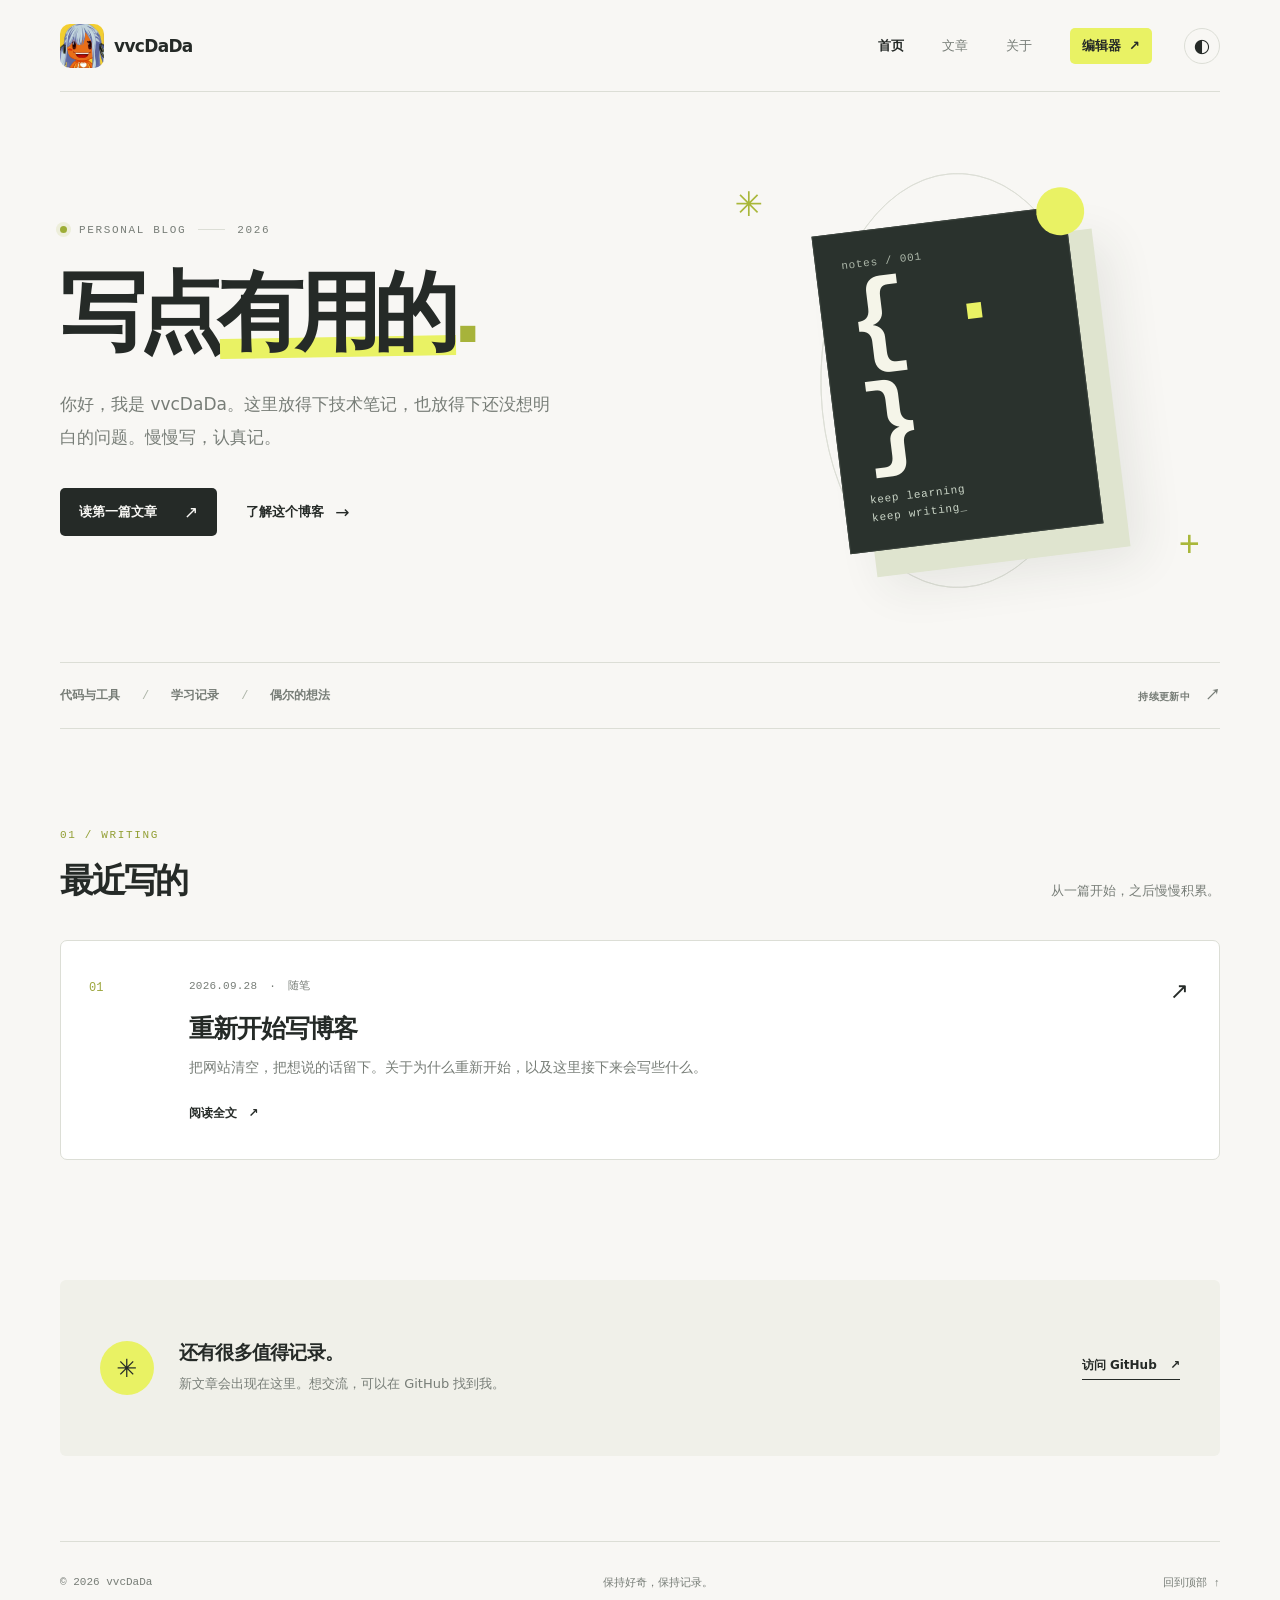
<file: index.html>
<!doctype html>
<html lang="zh-CN">
<head>
  <meta charset="utf-8">
  <meta name="viewport" content="width=device-width, initial-scale=1">
  <meta name="theme-color" content="#f8f7f4">
  <meta name="description" content="vvcDaDa 的个人技术博客：记录编程、工具与不断学习的过程。">
  <meta property="og:type" content="website">
  <meta property="og:title" content="vvcDaDa · 写点有用的">
  <meta property="og:description" content="记录编程、工具与不断学习的过程。">
  <meta property="og:url" content="https://vvcdada.github.io/">
  <title>vvcDaDa · 写点有用的</title>
  <link rel="icon" href="/favicon.svg" type="image/svg+xml">
  <link rel="stylesheet" href="/styles.css">
  <script src="/script.js" defer></script>
</head>
<body>
  <a class="skip-link" href="#main">跳到正文</a>
  <div class="page-shell">
    <header class="site-header">
      <a class="brand" href="/" aria-label="vvcDaDa，返回首页"><img class="brand-mark" src="/logo.jpg" alt="" width="44" height="44"><span>vvcDaDa</span></a>
      <nav class="site-nav" aria-label="主导航">
        <a class="is-current" href="/" aria-current="page">首页</a>
        <a href="#writing">文章</a>
        <a href="/about.html">关于</a>
        <a class="editor-entry" href="/editor.html" aria-label="打开博客编辑器">编辑器 <span aria-hidden="true">↗</span></a>
      </nav>
      <button class="theme-toggle" type="button" aria-label="切换深色模式" title="切换深色模式"><span aria-hidden="true">◐</span></button>
    </header>

    <main id="main">
      <section class="hero" aria-labelledby="hero-title">
        <div class="hero-copy">
          <p class="eyebrow"><span class="status-dot"></span> PERSONAL BLOG <span class="eyebrow-line"></span> 2026</p>
          <h1 id="hero-title">写点<span class="accent-word">有用的</span><span class="hero-period">.</span></h1>
          <p class="hero-description">你好，我是 vvcDaDa。这里放得下技术笔记，也放得下还没想明白的问题。慢慢写，认真记。</p>
          <div class="hero-actions"><a class="primary-link" href="#writing">读第一篇文章 <span aria-hidden="true">↗</span></a><a class="text-link" href="/about.html">了解这个博客 <span aria-hidden="true">→</span></a></div>
        </div>
        <div class="hero-art" aria-hidden="true"><div class="art-orbit orbit-one"></div><div class="art-orbit orbit-two"></div><div class="art-card"><span class="art-card-top">notes / 001</span><span class="art-symbol">{ <i>·</i> }</span><span class="art-card-bottom">keep learning<br>keep writing_</span></div><span class="art-cross cross-one">✳</span><span class="art-cross cross-two">+</span></div>
      </section>

      <section class="intro-strip" aria-label="博客主题"><span>代码与工具</span><span class="strip-separator">/</span><span>学习记录</span><span class="strip-separator">/</span><span>偶尔的想法</span><span class="strip-end">持续更新中 <span aria-hidden="true">↗</span></span></section>

      <section class="writing-section" id="writing" aria-labelledby="writing-title">
        <div class="section-heading"><div><p class="section-kicker">01 / WRITING</p><h2 id="writing-title">最近写的</h2></div><p>从一篇开始，之后慢慢积累。</p></div>
        <a class="post-card" href="/posts/start.html"><div class="post-number">01</div><div class="post-main"><div class="post-meta"><time datetime="2026-09-28">2026.09.28</time><span>·</span><span>随笔</span></div><h3>重新开始写博客</h3><p>把网站清空，把想说的话留下。关于为什么重新开始，以及这里接下来会写些什么。</p><span class="post-read">阅读全文 <span aria-hidden="true">↗</span></span></div><span class="post-arrow" aria-hidden="true">↗</span></a>
      </section>

      <section class="note-section" aria-label="联系与更新"><div class="note-icon" aria-hidden="true">✳</div><div><h2>还有很多值得记录。</h2><p>新文章会出现在这里。想交流，可以在 GitHub 找到我。</p></div><a href="https://github.com/vvcDaDa" target="_blank" rel="noopener noreferrer">访问 GitHub <span aria-hidden="true">↗</span></a></section>
    </main>

    <footer class="site-footer"><span>© 2026 vvcDaDa</span><span>保持好奇，保持记录。</span><a href="#main">回到顶部 ↑</a></footer>
  </div>
</body>
</html>
</file>
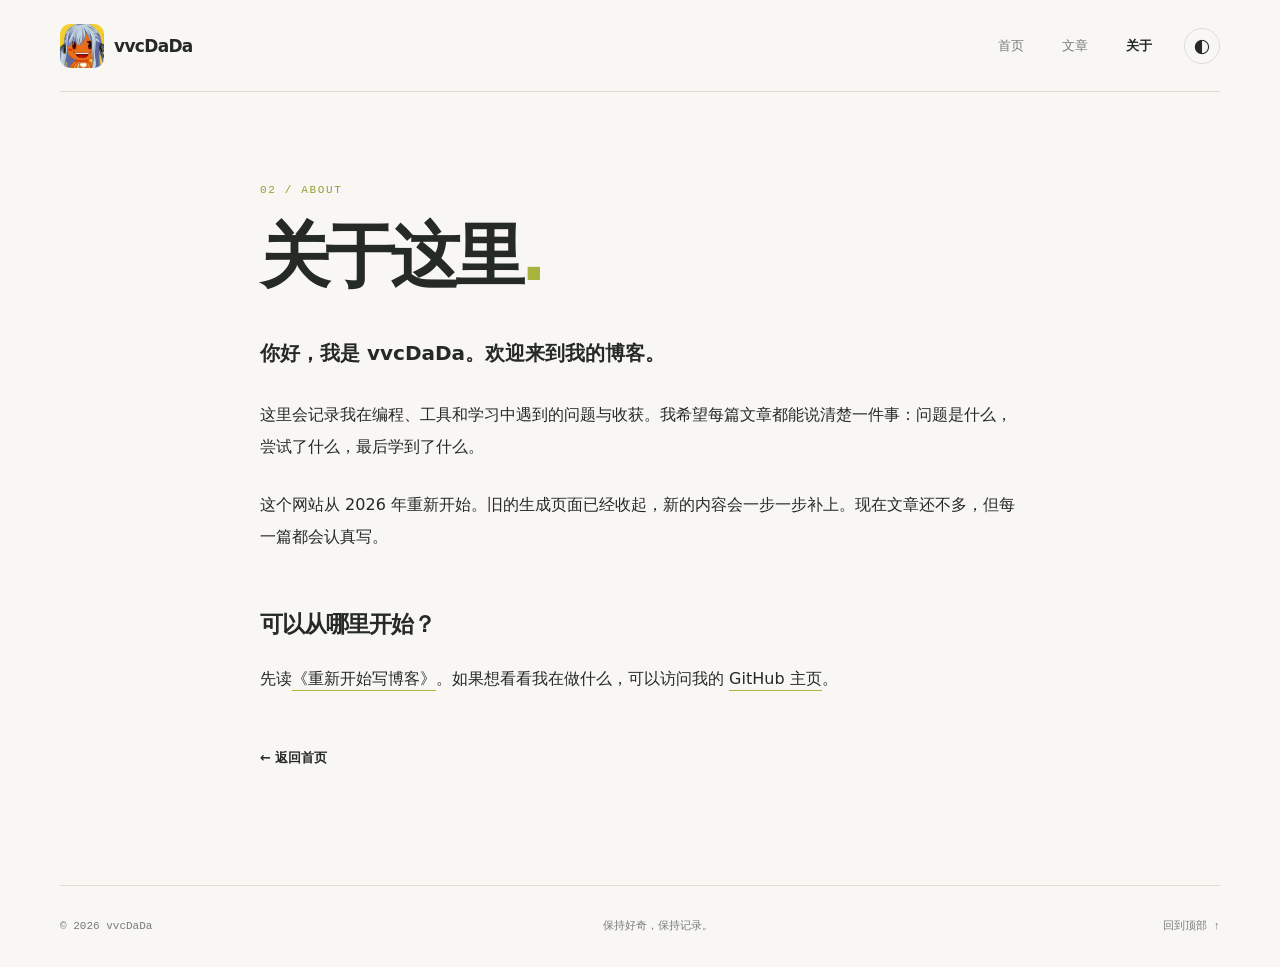
<file: about.html>
<!doctype html>
<html lang="zh-CN">
<head>
  <meta charset="utf-8">
  <meta name="viewport" content="width=device-width, initial-scale=1">
  <meta name="theme-color" content="#f8f7f4">
  <meta name="description" content="关于 vvcDaDa 的博客。">
  <title>关于 · vvcDaDa</title>
  <link rel="icon" href="/favicon.svg" type="image/svg+xml">
  <link rel="stylesheet" href="/styles.css">
  <script src="/script.js" defer></script>
</head>
<body>
  <a class="skip-link" href="#main">跳到正文</a>
  <div class="page-shell">
    <header class="site-header"><a class="brand" href="/" aria-label="vvcDaDa，返回首页"><img class="brand-mark" src="/logo.jpg" alt="" width="44" height="44"><span>vvcDaDa</span></a><nav class="site-nav" aria-label="主导航"><a href="/">首页</a><a href="/#writing">文章</a><a class="is-current" href="/about.html" aria-current="page">关于</a></nav><button class="theme-toggle" type="button" aria-label="切换深色模式" title="切换深色模式"><span aria-hidden="true">◐</span></button></header>
    <main id="main" class="inner-main"><p class="section-kicker">02 / ABOUT</p><h1 class="inner-title">关于这里<span class="hero-period">.</span></h1><div class="prose"><p class="lead">你好，我是 vvcDaDa。欢迎来到我的博客。</p><p>这里会记录我在编程、工具和学习中遇到的问题与收获。我希望每篇文章都能说清楚一件事：问题是什么，尝试了什么，最后学到了什么。</p><p>这个网站从 2026 年重新开始。旧的生成页面已经收起，新的内容会一步一步补上。现在文章还不多，但每一篇都会认真写。</p><h2>可以从哪里开始？</h2><p>先读<a href="/posts/start.html">《重新开始写博客》</a>。如果想看看我在做什么，可以访问我的 <a href="https://github.com/vvcDaDa" target="_blank" rel="noopener noreferrer">GitHub 主页</a>。</p></div><a class="back-link" href="/">← 返回首页</a></main>
    <footer class="site-footer"><span>© 2026 vvcDaDa</span><span>保持好奇，保持记录。</span><a href="#main">回到顶部 ↑</a></footer>
  </div>
</body>
</html>
</file>
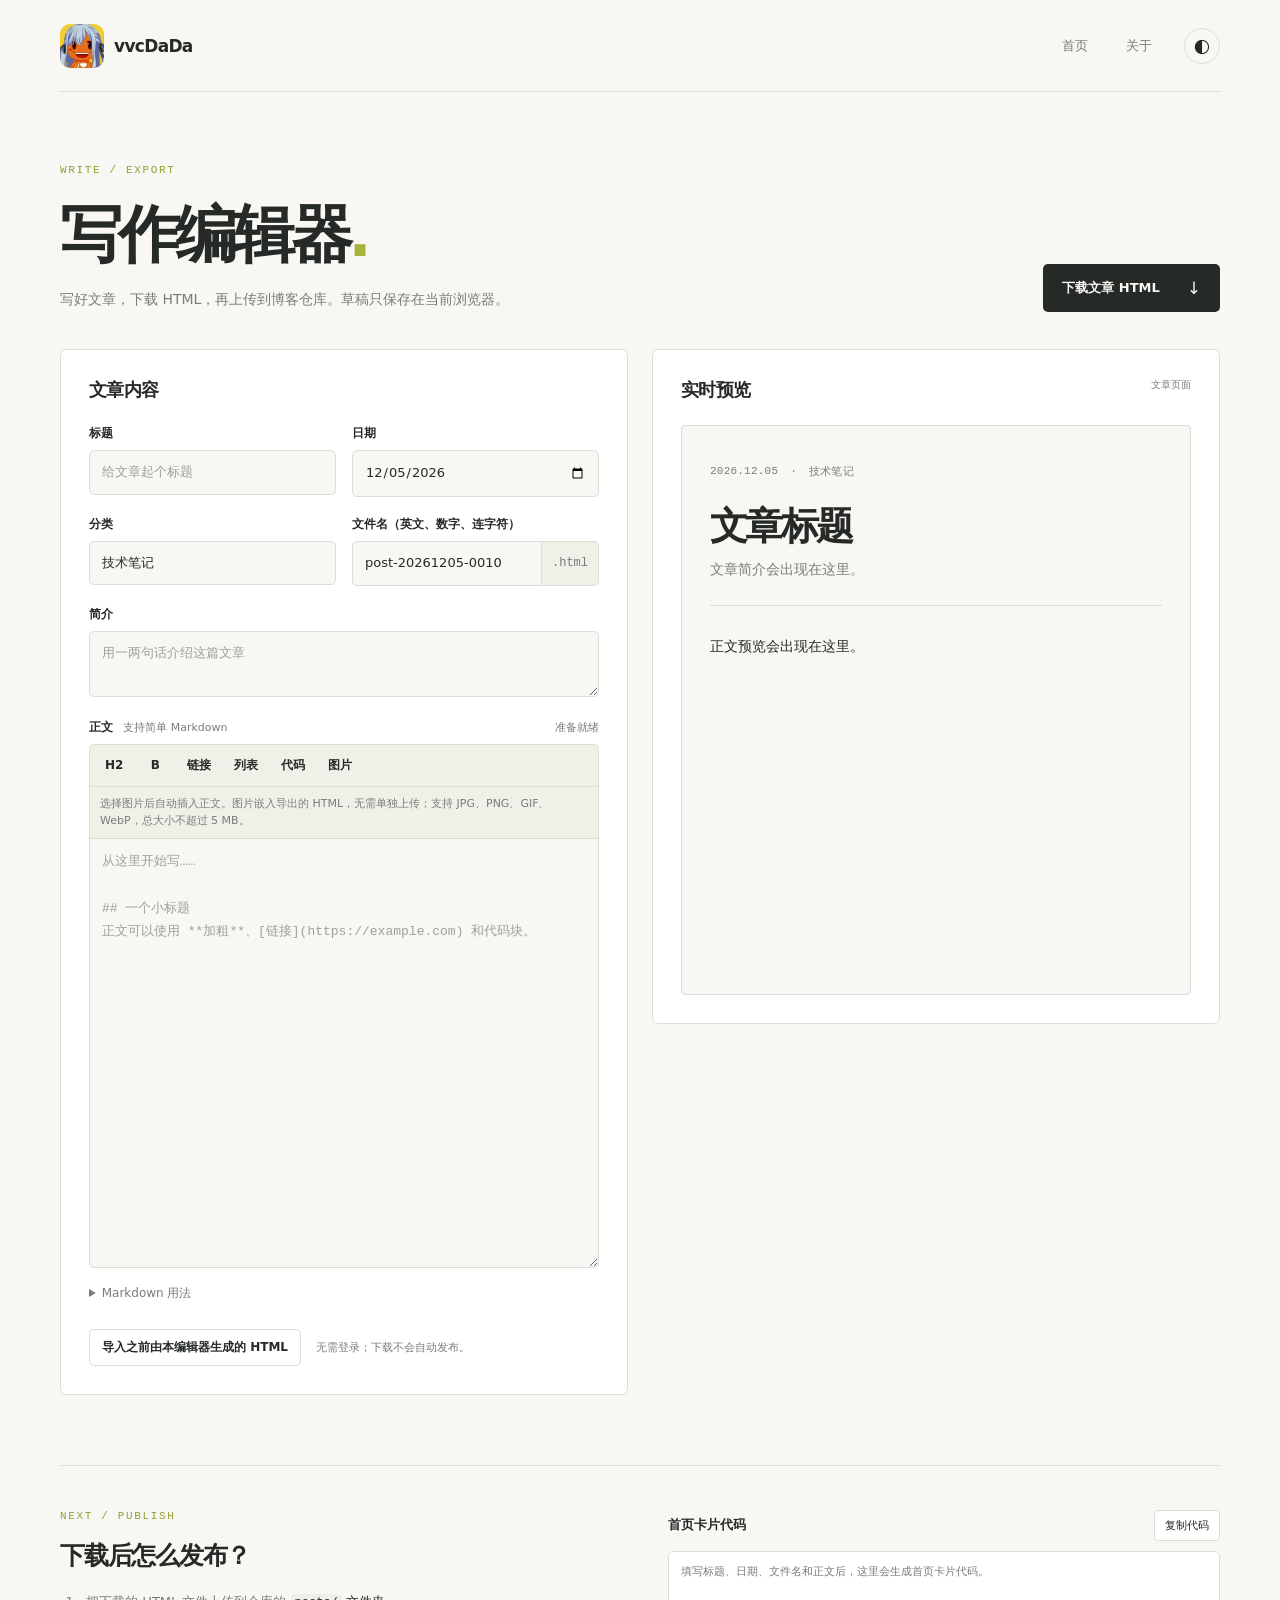
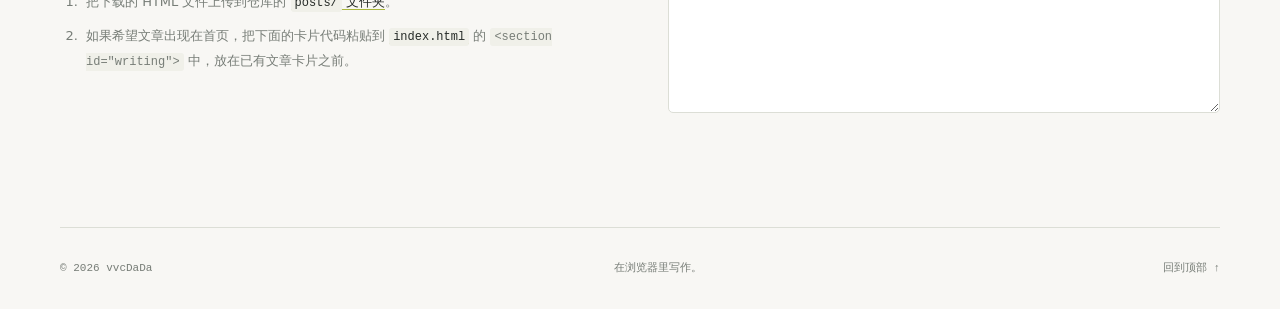
<file: editor.html>
<!doctype html>
<html lang="zh-CN">
<head>
  <meta charset="utf-8">
  <meta name="viewport" content="width=device-width, initial-scale=1">
  <meta name="theme-color" content="#f8f7f4">
  <meta name="robots" content="noindex,nofollow">
  <title>写作编辑器 · vvcDaDa</title>
  <link rel="icon" href="/favicon.svg" type="image/svg+xml">
  <link rel="stylesheet" href="/styles.css">
  <link rel="stylesheet" href="/editor.css">
  <script src="/script.js" defer></script>
  <script src="/editor-core.js" defer></script>
  <script src="/editor.js" defer></script>
</head>
<body>
  <a class="skip-link" href="#main">跳到编辑器</a>
  <div class="page-shell">
    <header class="site-header"><a class="brand" href="/" aria-label="vvcDaDa，返回首页"><img class="brand-mark" src="/logo.jpg" alt="" width="44" height="44"><span>vvcDaDa</span></a><nav class="site-nav" aria-label="主导航"><a href="/">首页</a><a href="/about.html">关于</a></nav><button class="theme-toggle" type="button" aria-label="切换深色模式" title="切换深色模式"><span aria-hidden="true">◐</span></button></header>
    <main id="main" class="editor-main">
      <div class="editor-heading"><div><p class="section-kicker">WRITE / EXPORT</p><h1>写作编辑器<span class="hero-period">.</span></h1><p>写好文章，下载 HTML，再上传到博客仓库。草稿只保存在当前浏览器。</p></div><button id="download" class="primary-link" type="button">下载文章 HTML <span aria-hidden="true">↓</span></button></div>
      <div class="editor-layout">
        <section class="editor-panel" aria-labelledby="edit-title"><h2 id="edit-title">文章内容</h2><div class="fields-grid"><label>标题<input id="title" type="text" maxlength="100" placeholder="给文章起个标题" autocomplete="off"></label><label>日期<input id="date" type="date"></label><label>分类<input id="category" type="text" maxlength="30" placeholder="例如：技术笔记"></label><label>文件名（英文、数字、连字符）<span class="filename-field"><input id="slug" type="text" pattern="[a-z0-9-]+" placeholder="my-first-post" spellcheck="false"><span>.html</span></span></label></div><label class="summary-label">简介<textarea id="summary" rows="2" maxlength="220" placeholder="用一两句话介绍这篇文章"></textarea></label><div class="body-label"><label for="markdown">正文 <span>支持简单 Markdown</span></label><span id="save-status" role="status">准备就绪</span></div><div class="markdown-toolbar" aria-label="Markdown 快捷输入"><button type="button" data-insert="heading" title="二级标题">H2</button><button type="button" data-insert="bold" title="加粗">B</button><button type="button" data-insert="link" title="链接">链接</button><button type="button" data-insert="list" title="无序列表">列表</button><button type="button" data-insert="code" title="代码块">代码</button><button id="insert-image" type="button" title="选择本地图片">图片</button><input id="image-file" type="file" accept="image/png,image/jpeg,image/gif,image/webp" multiple aria-label="选择要插入的图片"></div><p class="image-help">选择图片后自动插入正文。图片嵌入导出的 HTML，无需单独上传；支持 JPG、PNG、GIF、WebP，总大小不超过 5 MB。</p><textarea id="markdown" class="markdown-input" spellcheck="true" placeholder="从这里开始写……&#10;&#10;## 一个小标题&#10;正文可以使用 **加粗**、[链接](https://example.com) 和代码块。"></textarea><details class="syntax-help"><summary>Markdown 用法</summary><p><code>## 标题</code> · <code>**加粗**</code> · <code>*斜体*</code> · <code>- 列表</code> · <code>[链接](https://...)</code> · <code>![说明](https://...)</code> · 三个反引号包围代码块。也可以点击“图片”插入本地图片。</p></details><div class="editor-actions"><label class="import-button" for="import-file">导入之前由本编辑器生成的 HTML</label><input id="import-file" type="file" accept=".html,text/html"><span>无需登录；下载不会自动发布。</span></div></section>
        <section class="preview-panel" aria-labelledby="preview-title"><div class="preview-heading"><h2 id="preview-title">实时预览</h2><span>文章页面</span></div><div class="preview-paper"><div class="article-meta"><time id="preview-date"></time><span>·</span><span id="preview-category"></span></div><h2 id="preview-article-title" class="inner-title article-title"></h2><p id="preview-summary" class="article-deck"></p><div id="preview-body" class="prose article-body"></div></div></section>
      </div>
      <section class="publish-guide"><div><p class="section-kicker">NEXT / PUBLISH</p><h2>下载后怎么发布？</h2><ol><li>把下载的 HTML 文件上传到仓库的 <a href="https://github.com/vvcDaDa/vvcDaDa.github.io/tree/main/posts" target="_blank" rel="noopener noreferrer"><code>posts/</code> 文件夹</a>。</li><li>如果希望文章出现在首页，把下面的卡片代码粘贴到 <a href="https://github.com/vvcDaDa/vvcDaDa.github.io/edit/main/index.html" target="_blank" rel="noopener noreferrer"><code>index.html</code></a> 的 <code>&lt;section id="writing"&gt;</code> 中，放在已有文章卡片之前。</li></ol></div><div class="card-code"><div><strong>首页卡片代码</strong><button id="copy-card" type="button">复制代码</button></div><textarea id="card-output" readonly aria-label="首页卡片 HTML 代码"></textarea></div></section>
    </main>
    <footer class="site-footer"><span>© 2026 vvcDaDa</span><span>在浏览器里写作。</span><a href="#main">回到顶部 ↑</a></footer>
  </div>
</body>
</html>
</file>
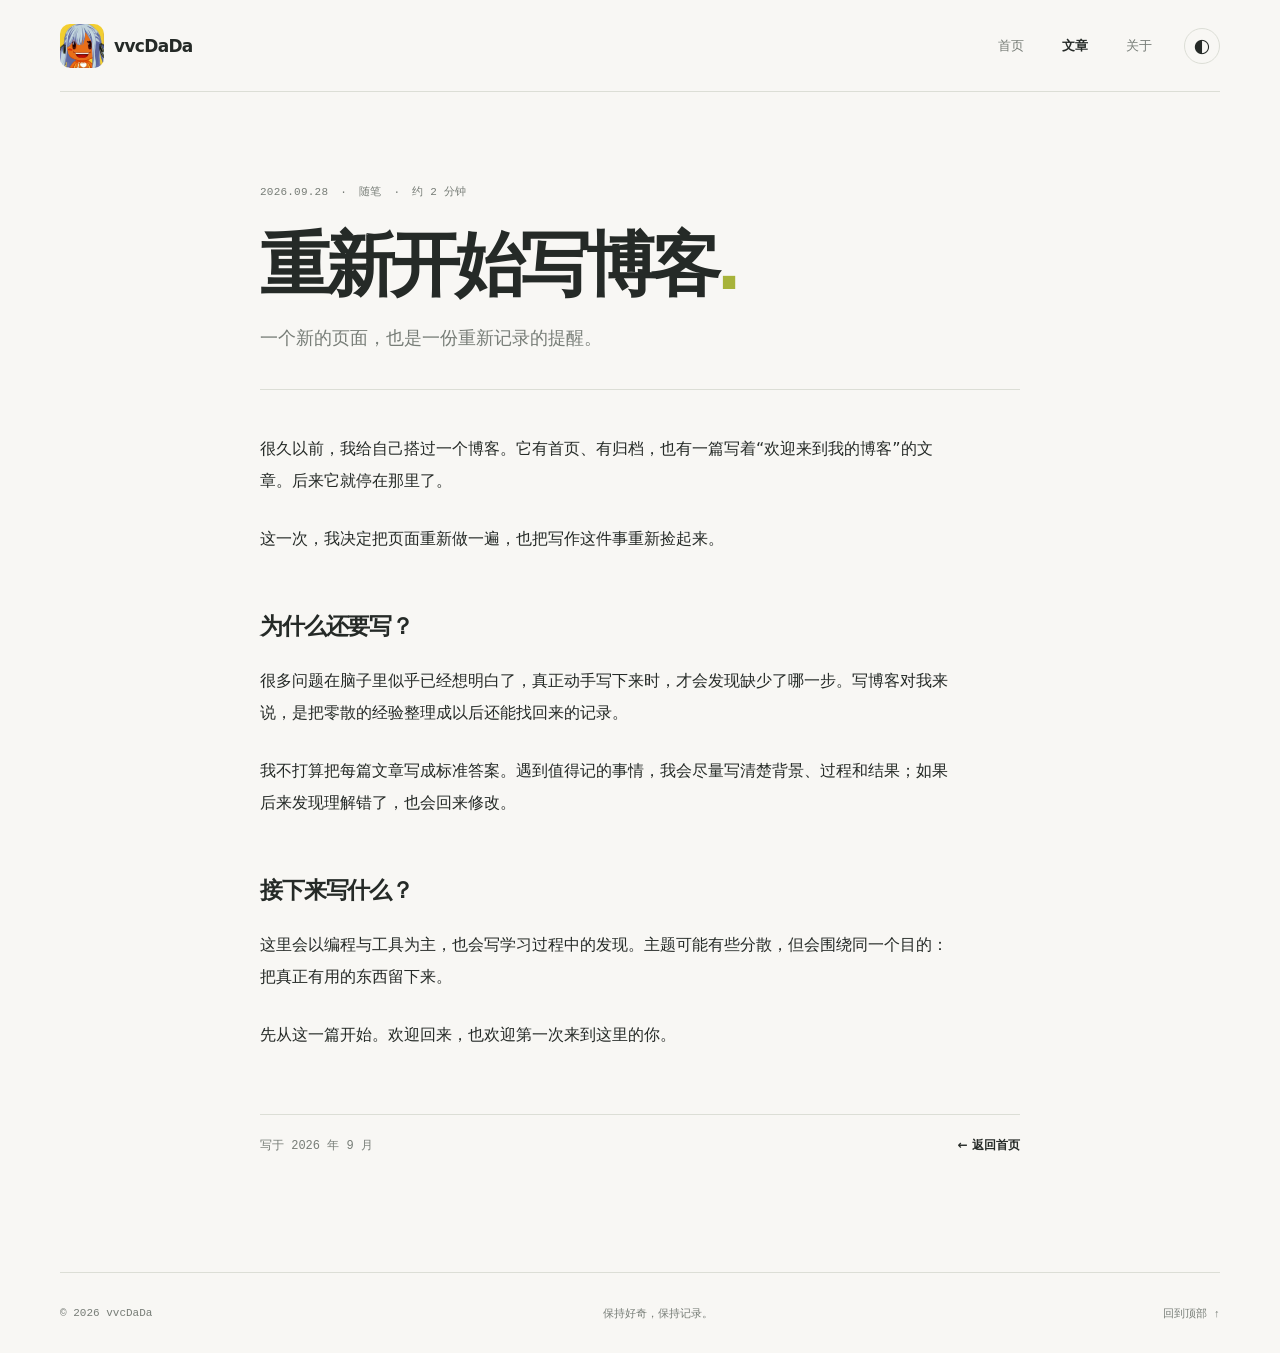
<file: posts/start.html>
<!doctype html>
<html lang="zh-CN">
<head>
  <meta charset="utf-8">
  <meta name="viewport" content="width=device-width, initial-scale=1">
  <meta name="theme-color" content="#f8f7f4">
  <meta name="description" content="重新开始写博客：从一篇文章开始，认真记录技术、学习和生活中的发现。">
  <meta property="og:type" content="article">
  <meta property="og:title" content="重新开始写博客 · vvcDaDa">
  <meta property="og:url" content="https://vvcdada.github.io/posts/start.html">
  <title>重新开始写博客 · vvcDaDa</title>
  <link rel="icon" href="/favicon.svg" type="image/svg+xml">
  <link rel="stylesheet" href="/styles.css">
  <script src="/script.js" defer></script>
</head>
<body>
  <a class="skip-link" href="#main">跳到正文</a>
  <div class="page-shell">
    <header class="site-header"><a class="brand" href="/" aria-label="vvcDaDa，返回首页"><img class="brand-mark" src="/logo.jpg" alt="" width="44" height="44"><span>vvcDaDa</span></a><nav class="site-nav" aria-label="主导航"><a href="/">首页</a><a class="is-current" href="/#writing">文章</a><a href="/about.html">关于</a></nav><button class="theme-toggle" type="button" aria-label="切换深色模式" title="切换深色模式"><span aria-hidden="true">◐</span></button></header>
    <main id="main" class="inner-main"><article><div class="article-meta"><time datetime="2026-09-28">2026.09.28</time><span>·</span><span>随笔</span><span>·</span><span>约 2 分钟</span></div><h1 class="inner-title article-title">重新开始写博客<span class="hero-period">.</span></h1><p class="article-deck">一个新的页面，也是一份重新记录的提醒。</p><div class="prose article-body"><p>很久以前，我给自己搭过一个博客。它有首页、有归档，也有一篇写着“欢迎来到我的博客”的文章。后来它就停在那里了。</p><p>这一次，我决定把页面重新做一遍，也把写作这件事重新捡起来。</p><h2>为什么还要写？</h2><p>很多问题在脑子里似乎已经想明白了，真正动手写下来时，才会发现缺少了哪一步。写博客对我来说，是把零散的经验整理成以后还能找回来的记录。</p><p>我不打算把每篇文章写成标准答案。遇到值得记的事情，我会尽量写清楚背景、过程和结果；如果后来发现理解错了，也会回来修改。</p><h2>接下来写什么？</h2><p>这里会以编程与工具为主，也会写学习过程中的发现。主题可能有些分散，但会围绕同一个目的：把真正有用的东西留下来。</p><p>先从这一篇开始。欢迎回来，也欢迎第一次来到这里的你。</p></div></article><div class="article-end"><span>写于 2026 年 9 月</span><a href="/">← 返回首页</a></div></main>
    <footer class="site-footer"><span>© 2026 vvcDaDa</span><span>保持好奇，保持记录。</span><a href="#main">回到顶部 ↑</a></footer>
  </div>
</body>
</html>
</file>
<file: styles.css>
:root{color-scheme:light;--bg:#f8f7f4;--surface:#f0f0e9;--text:#252a27;--muted:#777d77;--line:#dcded6;--lime:#e9f264;--dark:#252a27;--white:#fff;--sans:'Segoe UI','Microsoft YaHei',system-ui,sans-serif;--mono:'Cascadia Code',Consolas,monospace}
:root[data-theme=dark]{color-scheme:dark;--bg:#171c1a;--surface:#242b27;--text:#eef0e8;--muted:#a9b0a8;--line:#3e4841;--lime:#dfe963;--dark:#e9efe5;--white:#202722}
*{box-sizing:border-box}html{scroll-behavior:smooth}body{margin:0;background:var(--bg);color:var(--text);font-family:var(--sans);-webkit-font-smoothing:antialiased}a{color:inherit;text-decoration:none}button{font:inherit}::selection{background:var(--lime);color:#252a27}.page-shell{width:min(100% - 72px,1160px);margin:auto}.skip-link{position:absolute;top:-60px;left:16px;z-index:10;padding:10px 14px;background:var(--lime);color:#252a27}.skip-link:focus{top:12px}:focus-visible{outline:2px solid #819200;outline-offset:4px}
.site-header{height:92px;display:flex;align-items:center;border-bottom:1px solid var(--line)}.brand{display:inline-flex;align-items:center;gap:10px;font-size:17px;font-weight:800;letter-spacing:-.04em}.brand-mark{display:block;width:44px;height:44px;flex:0 0 44px;border-radius:10px;object-fit:cover}.site-nav{display:flex;gap:38px;margin-left:auto;align-items:center}.site-nav a{font-size:13px;color:var(--muted);transition:color .2s}.site-nav a:hover,.site-nav a.is-current{color:var(--text)}.site-nav a.is-current{font-weight:700}.site-nav .editor-entry{padding:9px 12px;border-radius:5px;background:var(--lime);color:#252a27;font-weight:700}.site-nav .editor-entry:hover{color:#252a27;background:#dce75b}.site-nav .editor-entry span{margin-left:4px}.theme-toggle{width:36px;height:36px;margin-left:32px;border:1px solid var(--line);border-radius:50%;background:transparent;color:var(--text);cursor:pointer;font-size:19px;line-height:1;display:grid;place-items:center;transition:transform .2s,background .2s}.theme-toggle:hover{transform:rotate(24deg);background:var(--surface)}
.hero{min-height:570px;display:grid;grid-template-columns:1.06fr .94fr;align-items:center;gap:44px;padding:74px 0 68px}.hero-copy{position:relative;z-index:1}.eyebrow,.section-kicker{font-family:var(--mono);font-size:11px;letter-spacing:.15em;font-weight:500}.eyebrow{display:flex;align-items:center;gap:12px;color:var(--muted);margin:0 0 27px}.status-dot{width:7px;height:7px;border-radius:50%;background:#9dad36;box-shadow:0 0 0 4px #aab74025}.eyebrow-line{height:1px;width:27px;background:var(--line)}h1,h2,h3,p{margin-top:0}.hero h1{font-size:clamp(60px,6.7vw,96px);line-height:1.15;letter-spacing:-.09em;margin:0 0 27px;font-weight:800;white-space:nowrap}.accent-word{position:relative;z-index:0}.accent-word:after{content:'';position:absolute;z-index:-1;height:20px;left:3px;right:-4px;bottom:5px;background:var(--lime);transform:rotate(-1deg)}.hero-period{color:#a7b33a}.hero-description{max-width:500px;font-size:17px;line-height:1.95;color:var(--muted);margin-bottom:34px}.hero-actions{display:flex;gap:29px;align-items:center}.primary-link{display:inline-flex;align-items:center;justify-content:center;gap:27px;min-height:48px;padding:0 19px;border-radius:5px;background:var(--text);color:var(--bg);font-size:13px;font-weight:700;transition:transform .2s,box-shadow .2s}.primary-link:hover{transform:translateY(-2px);box-shadow:0 8px 24px #0002}.primary-link span,.text-link span{font-size:17px;font-weight:400}.text-link{display:inline-flex;align-items:center;gap:11px;font-size:13px;font-weight:700}.text-link:hover{text-decoration:underline;text-underline-offset:5px}
.hero-art{position:relative;height:420px;display:grid;place-items:center}.art-orbit{position:absolute;border:1px solid var(--line);border-radius:50%;width:415px;height:415px}.orbit-one{transform:scaleX(.66) rotate(47deg)}.orbit-two{transform:scaleX(.66) rotate(-47deg)}.art-card{position:relative;width:255px;height:320px;border:1px solid #3c443e;background:#2a322d;color:#f5f5e9;box-shadow:24px 26px 0 #dfe4cf,35px 38px 48px #26312718;transform:rotate(-7deg);padding:23px 25px;display:flex;flex-direction:column;justify-content:space-between}.art-card:after{content:'';position:absolute;width:48px;height:48px;border-radius:50%;background:var(--lime);right:-20px;top:-20px}.art-card-top,.art-card-bottom{font:11px/1.65 var(--mono);letter-spacing:.07em}.art-card-top{color:#adb8aa}.art-card-bottom{color:#cbd6c8}.art-symbol{align-self:center;margin-top:-9px;font:700 104px/1 var(--mono);letter-spacing:-.14em}.art-symbol i{font-style:normal;color:var(--lime)}.art-cross{position:absolute;color:#a9b73a}.cross-one{top:14px;left:39px;font-size:34px}.cross-two{right:20px;bottom:23px;font:36px var(--mono)}
.intro-strip{border-top:1px solid var(--line);border-bottom:1px solid var(--line);min-height:67px;display:flex;align-items:center;gap:22px;color:var(--muted);font-size:12px;font-weight:600}.strip-separator{color:#acb4a7;font-family:var(--mono);font-weight:400}.strip-end{margin-left:auto;font-family:var(--mono);font-size:10px;letter-spacing:.04em;color:var(--muted)}.strip-end span{font-size:15px;margin-left:8px}
.writing-section{padding:100px 0 120px}.section-heading{display:flex;justify-content:space-between;align-items:end;margin-bottom:36px}.section-kicker{color:#929f34;margin-bottom:17px}.section-heading h2{font-size:34px;letter-spacing:-.065em;margin:0}.section-heading>p{font-size:13px;color:var(--muted);margin:0 0 4px}.post-card{display:grid;grid-template-columns:80px 1fr 40px;gap:20px;min-height:220px;padding:37px 30px 34px 28px;border:1px solid var(--line);border-radius:7px;background:var(--white);transition:transform .2s,border-color .2s,box-shadow .2s}.post-card:hover{transform:translateY(-3px);border-color:#b9c545;box-shadow:0 17px 40px #1d27180d}.post-number{font:12px var(--mono);color:#9ca63d;padding-top:3px}.post-meta,.article-meta{display:flex;align-items:center;gap:12px;color:var(--muted);font:11px var(--mono);letter-spacing:.02em}.post-main h3{font-size:25px;letter-spacing:-.04em;margin:19px 0 10px}.post-main>p{max-width:600px;font-size:14px;line-height:1.8;color:var(--muted);margin-bottom:22px}.post-read{font-size:12px;font-weight:700}.post-read span{margin-left:7px}.post-arrow{font-size:23px;text-align:right;transition:transform .2s}.post-card:hover .post-arrow{transform:translate(3px,-3px)}
.note-section{min-height:176px;padding:32px 40px;background:var(--surface);border-radius:6px;display:flex;align-items:center;gap:25px;margin-bottom:85px}.note-icon{width:54px;height:54px;flex:0 0 auto;display:grid;place-items:center;border-radius:50%;background:var(--lime);color:#252a27;font-size:25px}.note-section h2{font-size:19px;letter-spacing:-.04em;margin:0 0 7px}.note-section p{font-size:13px;color:var(--muted);line-height:1.7;margin:0}.note-section>a{margin-left:auto;white-space:nowrap;font-size:12px;font-weight:700;border-bottom:1px solid currentColor;padding-bottom:5px}.note-section>a span{margin-left:9px}.site-footer{border-top:1px solid var(--line);min-height:81px;display:flex;align-items:center;gap:24px;color:var(--muted);font:11px var(--mono)}.site-footer span:nth-child(2){margin:auto}.site-footer a:hover{color:var(--text)}
.inner-main{max-width:760px;margin:0 auto;padding:92px 0 118px;min-height:calc(100vh - 174px)}.inner-title{font-size:clamp(44px,6vw,70px);line-height:1.25;letter-spacing:-.07em;margin:0 0 32px}.prose{font-size:16px;line-height:2;color:var(--text)}.prose .lead{font-size:20px;font-weight:700}.prose p{margin:0 0 26px}.prose h2{font-size:23px;letter-spacing:-.05em;margin:48px 0 16px}.prose a{border-bottom:1px solid #aab73d;padding-bottom:2px}.prose a:hover{color:#859229}.back-link{display:inline-block;margin-top:28px;font-size:13px;font-weight:700}.article-meta{margin-bottom:23px}.article-title{margin-bottom:13px}.article-deck{font-size:18px;line-height:1.7;color:var(--muted);padding-bottom:36px;border-bottom:1px solid var(--line);margin-bottom:43px}.article-body{max-width:700px}.article-end{margin-top:63px;padding-top:22px;border-top:1px solid var(--line);display:flex;justify-content:space-between;align-items:center;color:var(--muted);font:12px var(--mono)}.article-end a{color:var(--text);font-family:var(--sans);font-weight:700}.not-found>p:not(.section-kicker){font-size:16px;color:var(--muted);margin:0 0 34px}.not-found .primary-link{width:max-content}
@media(max-width:850px){.hero{grid-template-columns:1fr;gap:12px;padding:80px 0 55px}.hero-art{height:340px}.art-orbit{width:330px;height:330px}.art-card{transform:rotate(-7deg) scale(.85)}.writing-section{padding:80px 0 95px}}
@media(max-width:600px){.page-shell{width:min(100% - 36px,1160px)}.site-header{height:73px}.brand{font-size:15px}.brand-mark{width:40px;height:40px;flex-basis:40px;border-radius:9px}.site-nav{gap:16px}.site-nav a{font-size:12px}.theme-toggle{width:30px;height:30px;margin-left:14px;font-size:17px}.hero{padding:70px 0 40px;min-height:0}.eyebrow{font-size:10px}.hero h1{font-size:clamp(52px,12vw,76px)}.accent-word:after{height:13px;bottom:1px}.hero-description{font-size:15px;margin-bottom:28px}.hero-actions{gap:18px;flex-wrap:wrap}.primary-link{gap:16px}.hero-art{height:310px}.art-orbit{width:300px;height:300px}.art-card{transform:rotate(-7deg) scale(.76)}.intro-strip{flex-wrap:wrap;gap:10px 15px;padding:19px 0}.strip-end{width:100%;margin:3px 0 0}.section-heading{align-items:start;gap:12px}.section-heading>p{max-width:115px;line-height:1.6;text-align:right}.section-heading h2{font-size:29px}.post-card{grid-template-columns:29px 1fr;gap:12px;padding:25px 18px;min-height:0}.post-main h3{font-size:21px}.post-main>p{font-size:13px}.post-arrow{display:none}.note-section{padding:27px 23px;gap:15px;align-items:flex-start;flex-wrap:wrap;margin-bottom:60px}.note-icon{width:40px;height:40px;font-size:20px}.note-section>div:nth-child(2){flex:1 1 200px}.note-section>a{margin:6px 0 0 55px}.site-footer{min-height:105px;flex-wrap:wrap;gap:6px 12px;padding:23px 0}.site-footer span:nth-child(2){order:3;flex-basis:100%}.site-footer a{margin-left:auto}.inner-main{padding:72px 0 95px}.inner-title{font-size:46px}.prose{font-size:15px}.prose .lead{font-size:18px}.article-deck{font-size:16px}}
@media(max-width:600px){.site-nav{gap:12px}.site-nav .editor-entry{padding:7px 8px}.site-nav .editor-entry span{display:none}.theme-toggle{margin-left:12px}}
@media(max-width:390px){.brand>span:last-child{display:none}.site-nav{gap:10px}}
.article-body pre{padding:19px;background:var(--surface);border-radius:5px;overflow:auto;font:13px/1.7 var(--mono)}.article-body code{font-family:var(--mono);font-size:.88em}.article-body blockquote{margin:0 0 25px;padding:3px 0 3px 19px;border-left:3px solid #a5b23a;color:var(--muted)}.article-body ul,.article-body ol{padding-left:26px;margin:0 0 25px}.article-body img{max-width:100%;height:auto;border-radius:5px}.article-body h3{font-size:19px;letter-spacing:-.03em;margin:35px 0 12px}
</file>
<file: editor.css>
.editor-main{padding:72px 0 110px}.editor-heading{display:flex;align-items:end;justify-content:space-between;gap:28px;margin-bottom:37px}.editor-heading h1{font-size:clamp(38px,5vw,62px);letter-spacing:-.07em;margin:0 0 11px}.editor-heading p:last-child{font-size:14px;color:var(--muted);line-height:1.7;margin:0}.editor-heading .primary-link{border:0;white-space:nowrap;cursor:pointer}.editor-layout{display:grid;grid-template-columns:minmax(0,1fr) minmax(0,1fr);gap:24px;align-items:start}.editor-panel,.preview-panel{min-width:0;border:1px solid var(--line);background:var(--white);border-radius:7px;padding:28px}.editor-panel h2,.preview-heading h2{font-size:18px;letter-spacing:-.04em;margin:0 0 23px}.fields-grid{display:grid;grid-template-columns:1fr 1fr;gap:19px 16px}.editor-panel label{display:block;font-size:12px;font-weight:700}.editor-panel input:not([type=file]),.editor-panel textarea{display:block;width:100%;margin-top:8px;border:1px solid var(--line);border-radius:5px;background:var(--bg);color:var(--text);padding:11px 12px;font:13px/1.6 var(--sans);outline:none}.editor-panel input:focus,.editor-panel textarea:focus{border-color:#a5b23a;box-shadow:0 0 0 3px #a5b23a22}.editor-panel input::placeholder,.editor-panel textarea::placeholder{color:var(--muted);opacity:.7}.filename-field{display:flex;align-items:center}.filename-field input{border-radius:5px 0 0 5px!important}.filename-field span{margin-top:8px;padding:11px 10px;border:1px solid var(--line);border-left:0;border-radius:0 5px 5px 0;background:var(--surface);font:12px/1.8 var(--mono);color:var(--muted)}.summary-label{margin-top:20px}.summary-label textarea{resize:vertical}.body-label{display:flex;align-items:center;justify-content:space-between;margin:22px 0 8px}.body-label label span{font-size:11px;color:var(--muted);font-weight:400;margin-left:6px}.body-label #save-status{font-size:11px;color:var(--muted)}.markdown-toolbar{display:flex;gap:5px;padding:6px;border:1px solid var(--line);border-bottom:0;border-radius:5px 5px 0 0;background:var(--surface)}.markdown-toolbar button{min-width:36px;padding:6px 9px;border:0;border-radius:4px;background:transparent;color:var(--text);font-size:12px;font-weight:700;cursor:pointer}.markdown-toolbar button:hover{background:var(--lime);color:#252a27}.editor-panel .markdown-input{height:430px;min-height:260px;resize:vertical;margin:0;border-radius:0 0 5px 5px;font:13px/1.8 'Cascadia Code',Consolas,'Microsoft YaHei',monospace}.syntax-help{margin-top:15px;color:var(--muted);font-size:12px;line-height:1.8}.syntax-help summary{cursor:pointer}.syntax-help p{margin:8px 0 0}.syntax-help code,.publish-guide code{font:12px var(--mono);background:var(--surface);padding:2px 4px;border-radius:3px}.editor-actions{display:flex;align-items:center;gap:15px;flex-wrap:wrap;margin-top:24px}.editor-actions .import-button{width:max-content;padding:9px 12px;border:1px solid var(--line);border-radius:5px;cursor:pointer}.editor-actions .import-button:hover{border-color:#a5b23a}.editor-actions input{position:absolute;width:1px;height:1px;opacity:0}.editor-actions>span{font-size:11px;color:var(--muted)}.preview-heading{display:flex;justify-content:space-between;align-items:start}.preview-heading>span{font:10px var(--mono);color:var(--muted)}.preview-paper{min-height:570px;padding:38px 28px;background:var(--bg);border:1px solid var(--line);border-radius:4px;overflow-wrap:anywhere}.preview-paper .inner-title{font-size:clamp(30px,3vw,43px);margin:18px 0 8px}.preview-paper .article-deck{font-size:14px;padding-bottom:23px;margin-bottom:27px}.preview-paper .prose{font-size:14px;line-height:1.9}.preview-paper .prose h2{font-size:20px;margin:34px 0 12px}.preview-paper .prose h3{font-size:16px;margin:26px 0 10px}.preview-paper .prose p{margin-bottom:18px}.preview-paper .prose pre{padding:17px;overflow:auto;background:var(--surface);border-radius:5px;font:12px/1.6 var(--mono)}.preview-paper .prose blockquote{margin:0 0 18px;padding:5px 0 5px 16px;border-left:3px solid #a5b23a;color:var(--muted)}.preview-paper .prose ul,.preview-paper .prose ol{padding-left:24px;margin:0 0 20px}.preview-paper .prose img{max-width:100%;height:auto;border-radius:5px}.publish-guide{display:grid;grid-template-columns:1fr 1fr;gap:55px;margin-top:70px;padding-top:44px;border-top:1px solid var(--line)}.publish-guide h2{font-size:25px;letter-spacing:-.05em;margin-bottom:18px}.publish-guide ol{padding-left:22px;color:var(--muted);font-size:13px;line-height:1.9}.publish-guide li{padding-left:4px;margin-bottom:10px}.publish-guide a{color:var(--text);border-bottom:1px solid #aab73d}.card-code>div{display:flex;align-items:center;justify-content:space-between;margin-bottom:10px}.card-code strong{font-size:13px}.card-code button{border:1px solid var(--line);background:var(--white);color:var(--text);border-radius:4px;padding:7px 10px;font-size:11px;cursor:pointer}.card-code button:hover{border-color:#a5b23a}.card-code textarea{width:100%;min-height:162px;padding:12px;resize:vertical;border:1px solid var(--line);border-radius:5px;background:var(--white);color:var(--muted);font:11px/1.6 var(--mono)}.article-body pre{padding:19px;background:var(--surface);border-radius:5px;overflow:auto;font:13px/1.7 var(--mono)}.article-body code{font-family:var(--mono);font-size:.88em}.article-body blockquote{margin:0 0 25px;padding:3px 0 3px 19px;border-left:3px solid #a5b23a;color:var(--muted)}.article-body ul,.article-body ol{padding-left:26px;margin:0 0 25px}.article-body img{max-width:100%;height:auto;border-radius:5px}.article-body h3{font-size:19px;letter-spacing:-.03em;margin:35px 0 12px}
@media(max-width:950px){.editor-layout,.publish-guide{grid-template-columns:1fr}.publish-guide{gap:28px}.preview-paper{min-height:300px}}
@media(max-width:600px){.editor-main{padding:53px 0 80px}.editor-heading{display:block}.editor-heading .primary-link{margin-top:24px}.editor-panel,.preview-panel{padding:18px}.fields-grid{grid-template-columns:1fr}.editor-panel .markdown-input{height:350px}.preview-paper{padding:26px 18px}.publish-guide{margin-top:48px}}
.markdown-toolbar input[type=file]{position:absolute;width:1px;height:1px;opacity:0;pointer-events:none}.editor-panel .image-help{margin:0;padding:8px 10px;border:1px solid var(--line);border-bottom:0;background:var(--surface);color:var(--muted);font-size:11px;line-height:1.6}.editor-panel .image-help+.markdown-input{border-radius:0 0 5px 5px}
</file>
